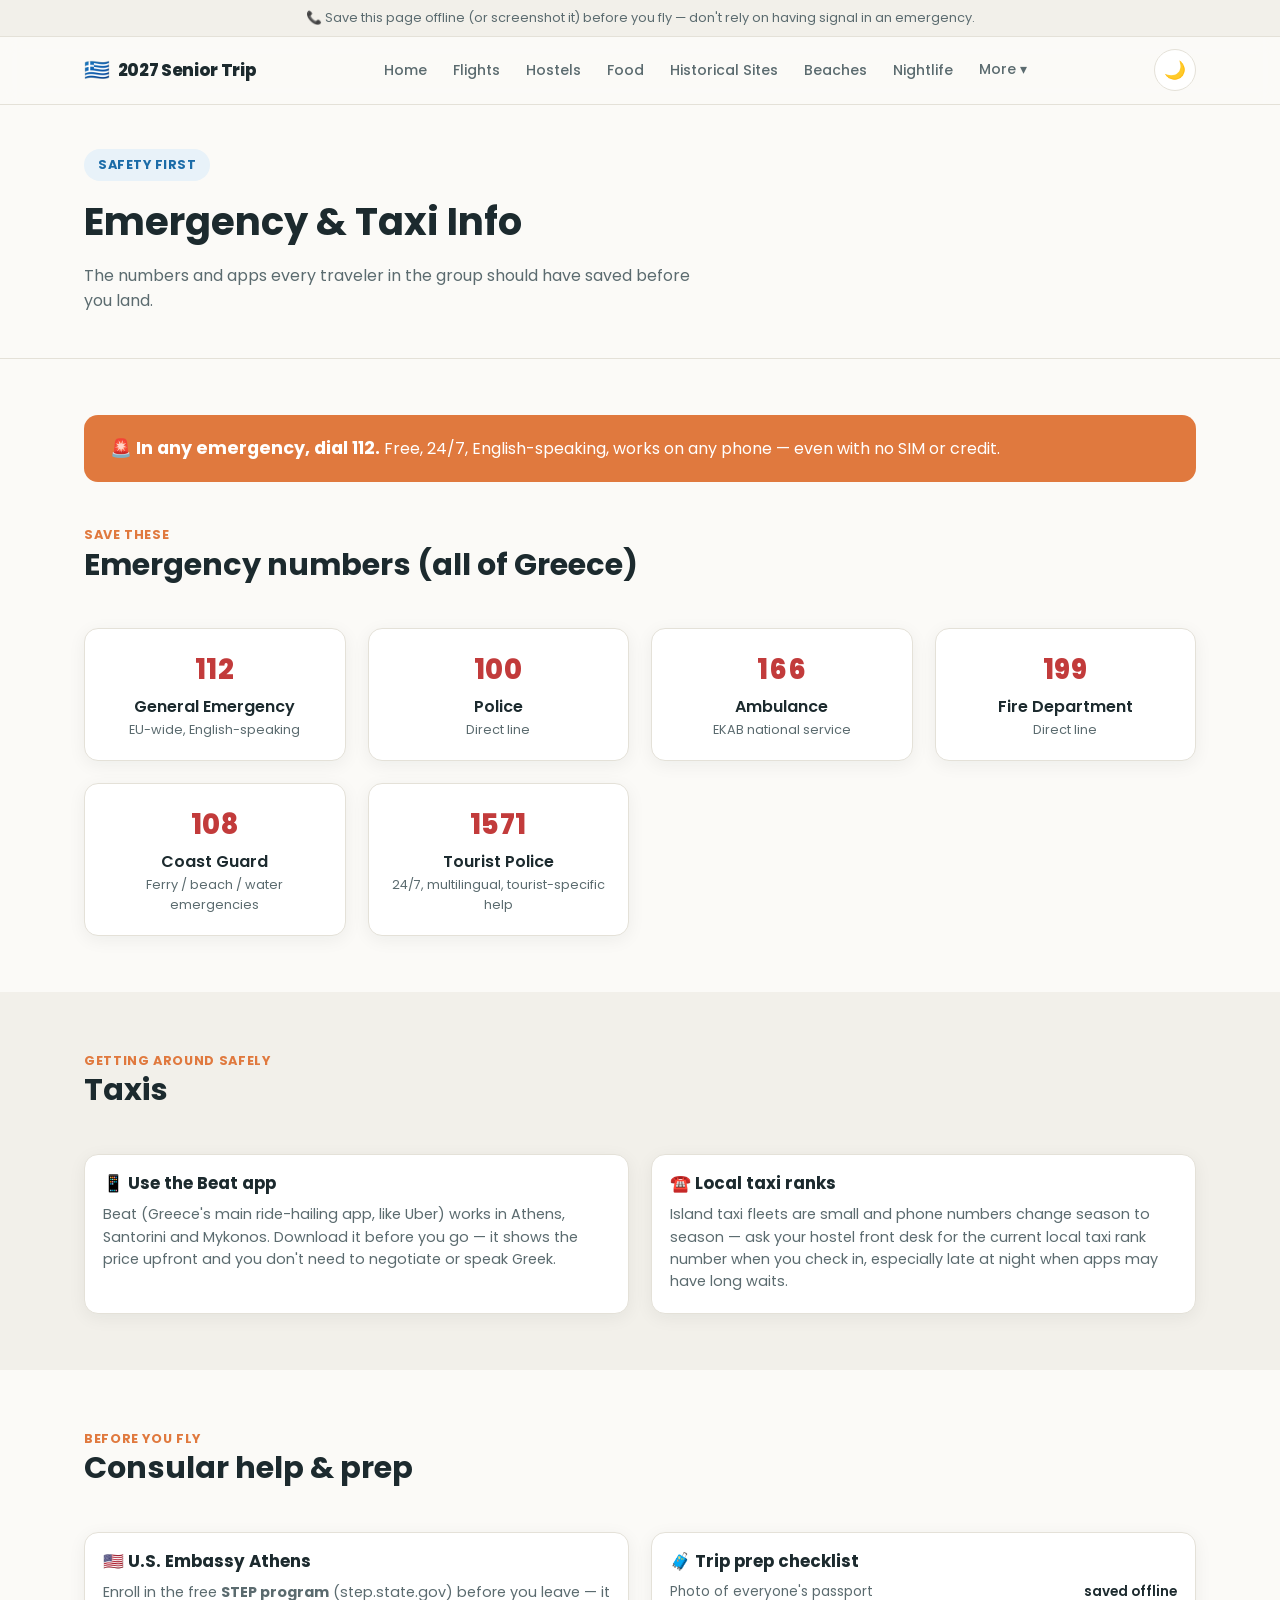
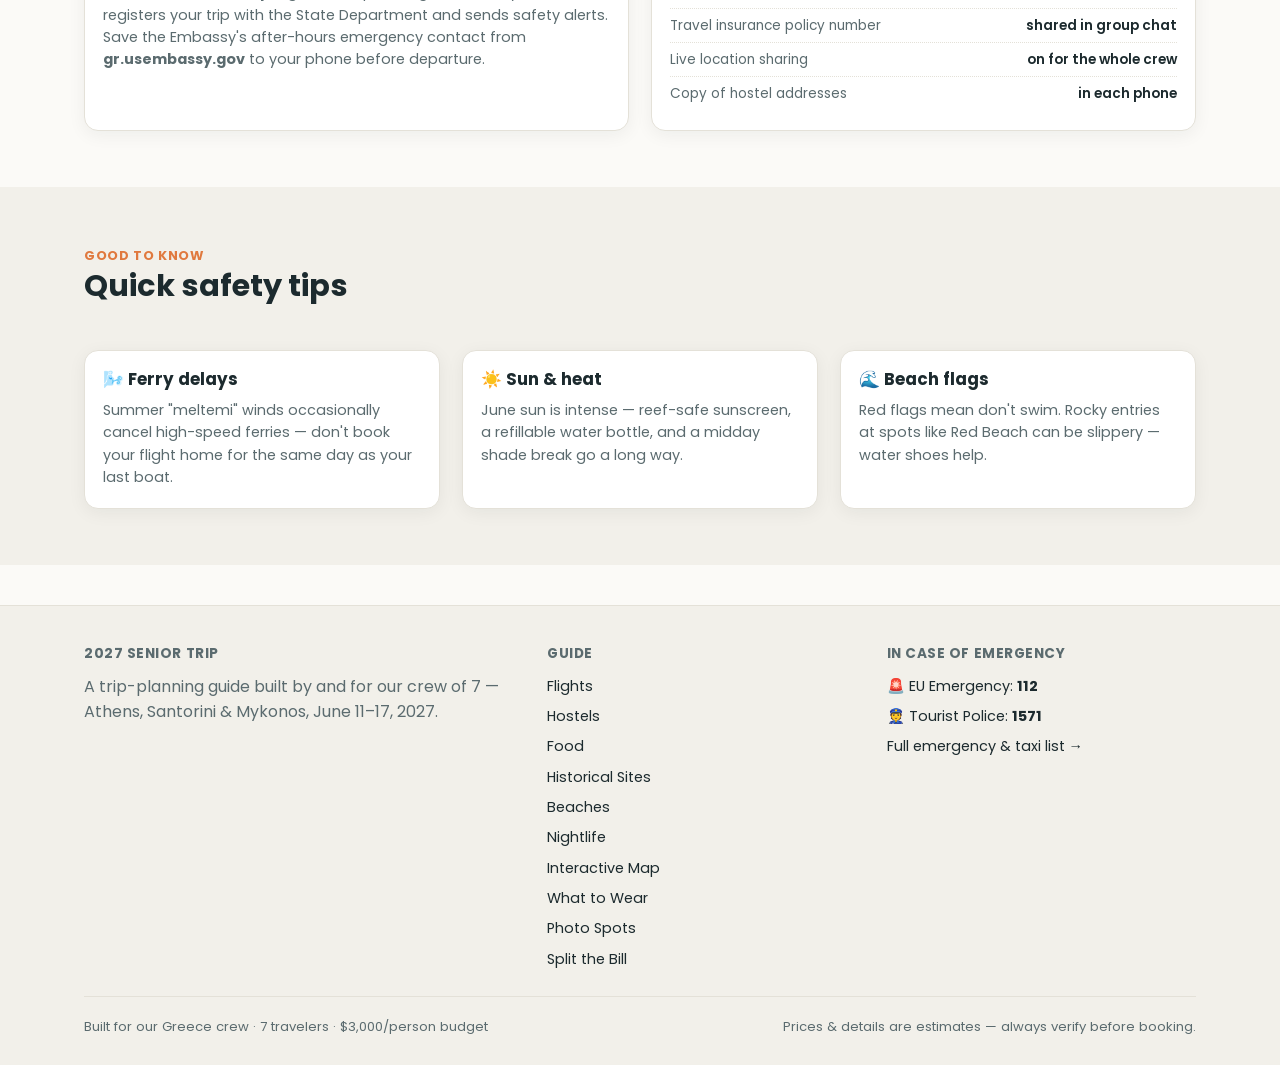
<file: emergency.html>
<!DOCTYPE html>
<html lang="en">
<head>
<meta charset="UTF-8">
<meta name="viewport" content="width=device-width, initial-scale=1.0">
<title>Emergency Info — 2027 Senior Trip</title>
<link rel="preconnect" href="https://fonts.googleapis.com">
<link href="https://fonts.googleapis.com/css2?family=Poppins:wght@400;500;600;700;800&display=swap" rel="stylesheet">
<link rel="stylesheet" href="css/style.css">
</head>
<body>

<div class="disclaimer-strip">📞 Save this page offline (or screenshot it) before you fly — don't rely on having signal in an emergency.</div>

<nav class="site-nav">
  <div class="nav-inner">
    <a href="index.html" class="brand"><span class="flag">🇬🇷</span> 2027 Senior Trip</a>
    <ul class="nav-links">
      <li><a href="index.html">Home</a></li>
      <li><a href="flights.html">Flights</a></li>
      <li><a href="hostels.html">Hostels</a></li>
      <li><a href="food.html">Food</a></li>
      <li><a href="historical-sites.html">Historical Sites</a></li>
      <li><a href="beaches.html">Beaches</a></li>
      <li><a href="nightlife.html">Nightlife</a></li>
      <li class="nav-dropdown">
        <button class="nav-drop-toggle" type="button">More ▾</button>
        <ul class="nav-drop-menu">
          <li><a href="map.html">📍 Interactive Map</a></li>
          <li><a href="outfits.html">👗 What to Wear</a></li>
          <li><a href="photo-spots.html">📸 Photo Spots</a></li>
          <li><a href="split-bill.html">💸 Split the Bill</a></li>
          <li><a href="emergency.html">🚨 Emergency Info</a></li>
        </ul>
      </li>
    </ul>
    <div class="nav-right">
      <button class="theme-toggle" aria-label="Toggle dark mode">🌙</button>
      <button class="nav-toggle" aria-label="Toggle menu">☰</button>
    </div>
  </div>
</nav>

<header class="page-header">
  <div class="container">
    <span class="eyebrow">Safety first</span>
    <h1>Emergency &amp; Taxi Info</h1>
    <p class="lede">The numbers and apps every traveler in the group should have saved before you land.</p>
  </div>
</header>

<section>
  <div class="container">
    <div class="emergency-banner">
      <div><strong>🚨 In any emergency, dial 112.</strong> Free, 24/7, English-speaking, works on any phone — even with no SIM or credit.</div>
    </div>

    <div class="section-head"><div><span class="section-tag">Save these</span><h2>Emergency numbers (all of Greece)</h2></div></div>
    <div class="grid grid-4">
      <div class="num-card"><div class="digits">112</div><div class="who">General Emergency</div><div class="sub">EU-wide, English-speaking</div></div>
      <div class="num-card"><div class="digits">100</div><div class="who">Police</div><div class="sub">Direct line</div></div>
      <div class="num-card"><div class="digits">166</div><div class="who">Ambulance</div><div class="sub">EKAB national service</div></div>
      <div class="num-card"><div class="digits">199</div><div class="who">Fire Department</div><div class="sub">Direct line</div></div>
      <div class="num-card"><div class="digits">108</div><div class="who">Coast Guard</div><div class="sub">Ferry / beach / water emergencies</div></div>
      <div class="num-card"><div class="digits">1571</div><div class="who">Tourist Police</div><div class="sub">24/7, multilingual, tourist-specific help</div></div>
    </div>
  </div>
</section>

<section class="alt-bg">
  <div class="container">
    <div class="section-head"><div><span class="section-tag">Getting around safely</span><h2>Taxis</h2></div></div>
    <div class="grid grid-2">
      <div class="card"><div class="card-body">
        <h3>📱 Use the Beat app</h3>
        <p class="card-desc">Beat (Greece's main ride-hailing app, like Uber) works in Athens, Santorini and Mykonos. Download it before you go — it shows the price upfront and you don't need to negotiate or speak Greek.</p>
      </div></div>
      <div class="card"><div class="card-body">
        <h3>☎️ Local taxi ranks</h3>
        <p class="card-desc">Island taxi fleets are small and phone numbers change season to season — ask your hostel front desk for the current local taxi rank number when you check in, especially late at night when apps may have long waits.</p>
      </div></div>
    </div>
  </div>
</section>

<section>
  <div class="container">
    <div class="section-head"><div><span class="section-tag">Before you fly</span><h2>Consular help &amp; prep</h2></div></div>
    <div class="grid grid-2">
      <div class="card"><div class="card-body">
        <h3>🇺🇸 U.S. Embassy Athens</h3>
        <p class="card-desc">Enroll in the free <b>STEP program</b> (step.state.gov) before you leave — it registers your trip with the State Department and sends safety alerts. Save the Embassy's after-hours emergency contact from <b>gr.usembassy.gov</b> to your phone before departure.</p>
      </div></div>
      <div class="card"><div class="card-body">
        <h3>🧳 Trip prep checklist</h3>
        <ul class="dist-list">
          <li>Photo of everyone's passport <b>saved offline</b></li>
          <li>Travel insurance policy number <b>shared in group chat</b></li>
          <li>Live location sharing <b>on for the whole crew</b></li>
          <li>Copy of hostel addresses <b>in each phone</b></li>
        </ul>
      </div></div>
    </div>
  </div>
</section>

<section class="alt-bg">
  <div class="container">
    <div class="section-head"><div><span class="section-tag">Good to know</span><h2>Quick safety tips</h2></div></div>
    <div class="grid grid-3">
      <div class="card"><div class="card-body"><h3>🌬️ Ferry delays</h3><p class="card-desc">Summer "meltemi" winds occasionally cancel high-speed ferries — don't book your flight home for the same day as your last boat.</p></div></div>
      <div class="card"><div class="card-body"><h3>☀️ Sun &amp; heat</h3><p class="card-desc">June sun is intense — reef-safe sunscreen, a refillable water bottle, and a midday shade break go a long way.</p></div></div>
      <div class="card"><div class="card-body"><h3>🌊 Beach flags</h3><p class="card-desc">Red flags mean don't swim. Rocky entries at spots like Red Beach can be slippery — water shoes help.</p></div></div>
    </div>
  </div>
</section>

<footer>
  <div class="container">
    <div class="footer-grid">
      <div>
        <h4>2027 Senior Trip</h4>
        <p>A trip-planning guide built by and for our crew of 7 — Athens, Santorini &amp; Mykonos, June 11–17, 2027.</p>
      </div>
      <div>
        <h4>Guide</h4>
        <ul>
          <li><a href="flights.html">Flights</a></li>
          <li><a href="hostels.html">Hostels</a></li>
          <li><a href="food.html">Food</a></li>
          <li><a href="historical-sites.html">Historical Sites</a></li>
          <li><a href="beaches.html">Beaches</a></li>
          <li><a href="nightlife.html">Nightlife</a></li>
          <li><a href="map.html">Interactive Map</a></li>
          <li><a href="outfits.html">What to Wear</a></li>
          <li><a href="photo-spots.html">Photo Spots</a></li>
          <li><a href="split-bill.html">Split the Bill</a></li>
        </ul>
      </div>
      <div>
        <h4>In Case of Emergency</h4>
        <ul>
          <li>🚨 EU Emergency: <b>112</b></li>
          <li>👮 Tourist Police: <b>1571</b></li>
          <li><a href="emergency.html">Full emergency &amp; taxi list →</a></li>
        </ul>
      </div>
    </div>
    <div class="footer-bottom">
      <span>Built for our Greece crew · 7 travelers · $3,000/person budget</span>
      <span>Prices &amp; details are estimates — always verify before booking.</span>
    </div>
  </div>
</footer>

<script src="js/main.js"></script>
</body>
</html>
</file>
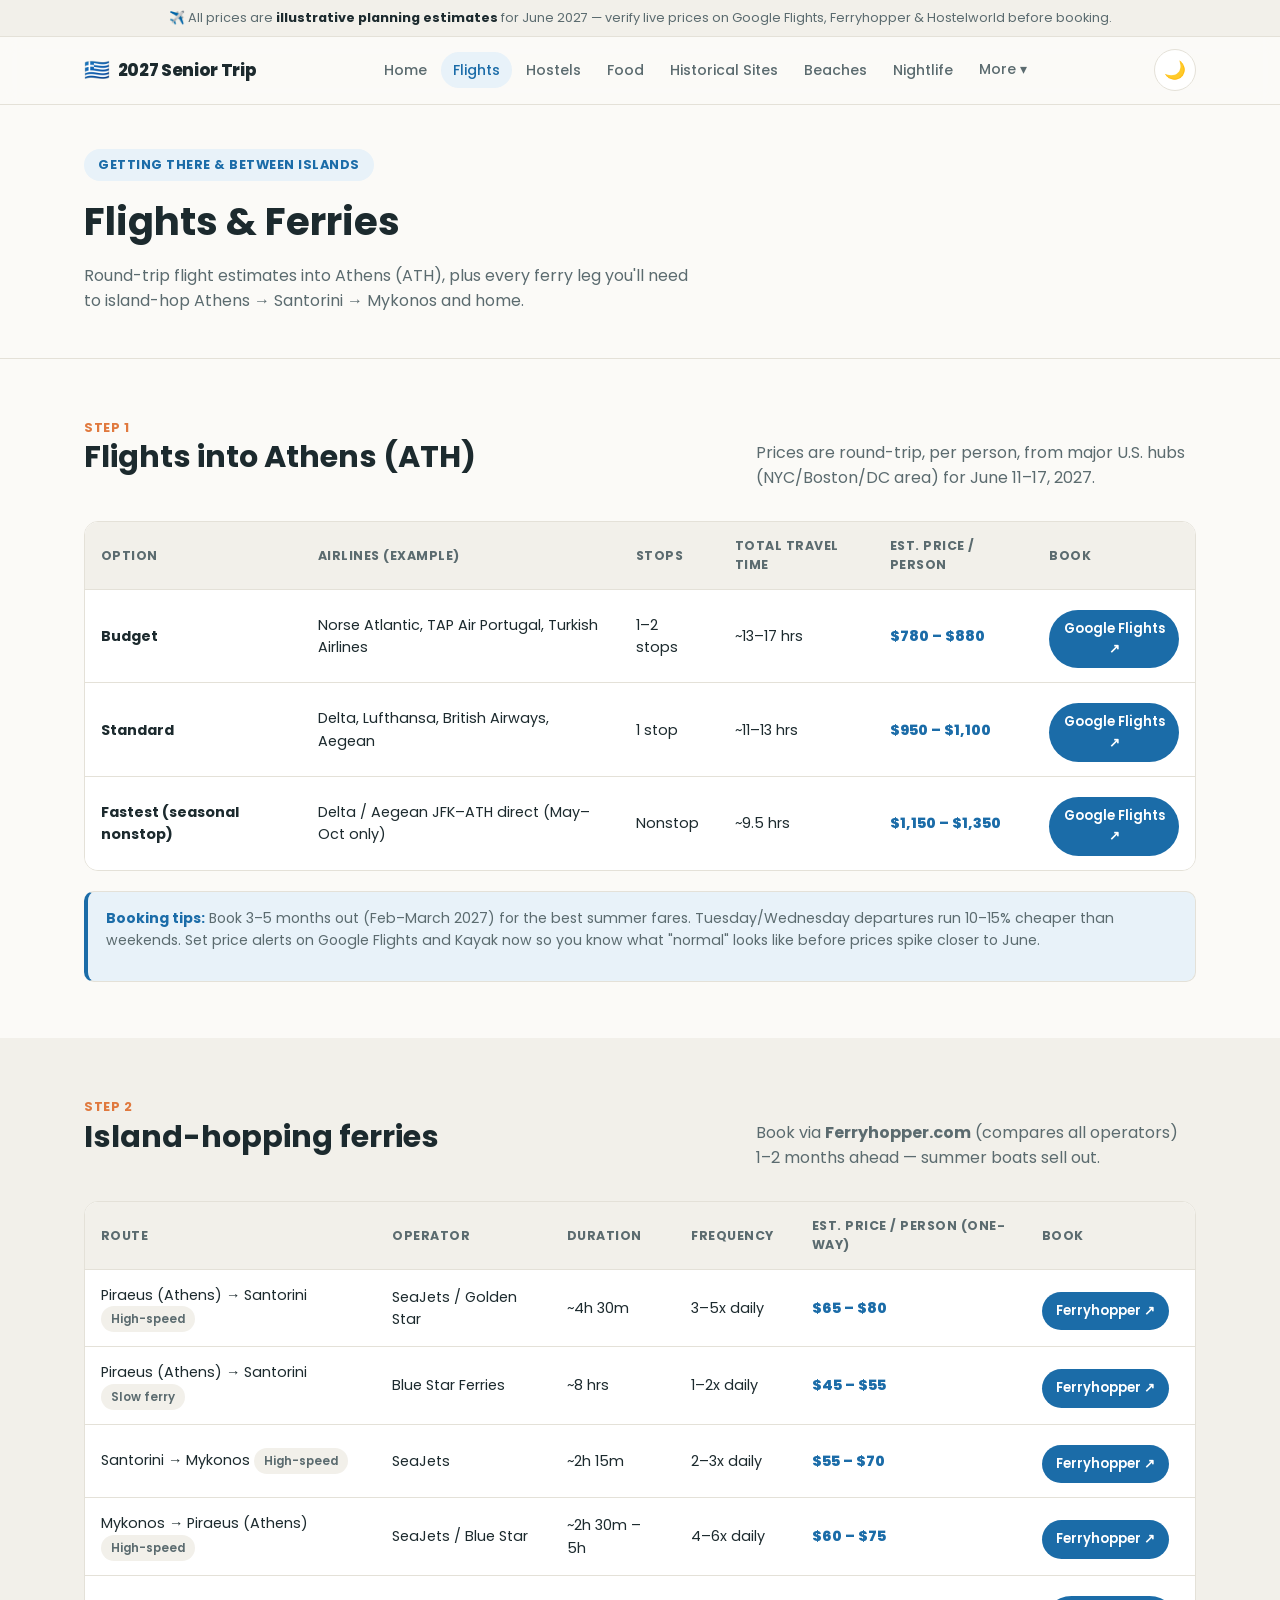
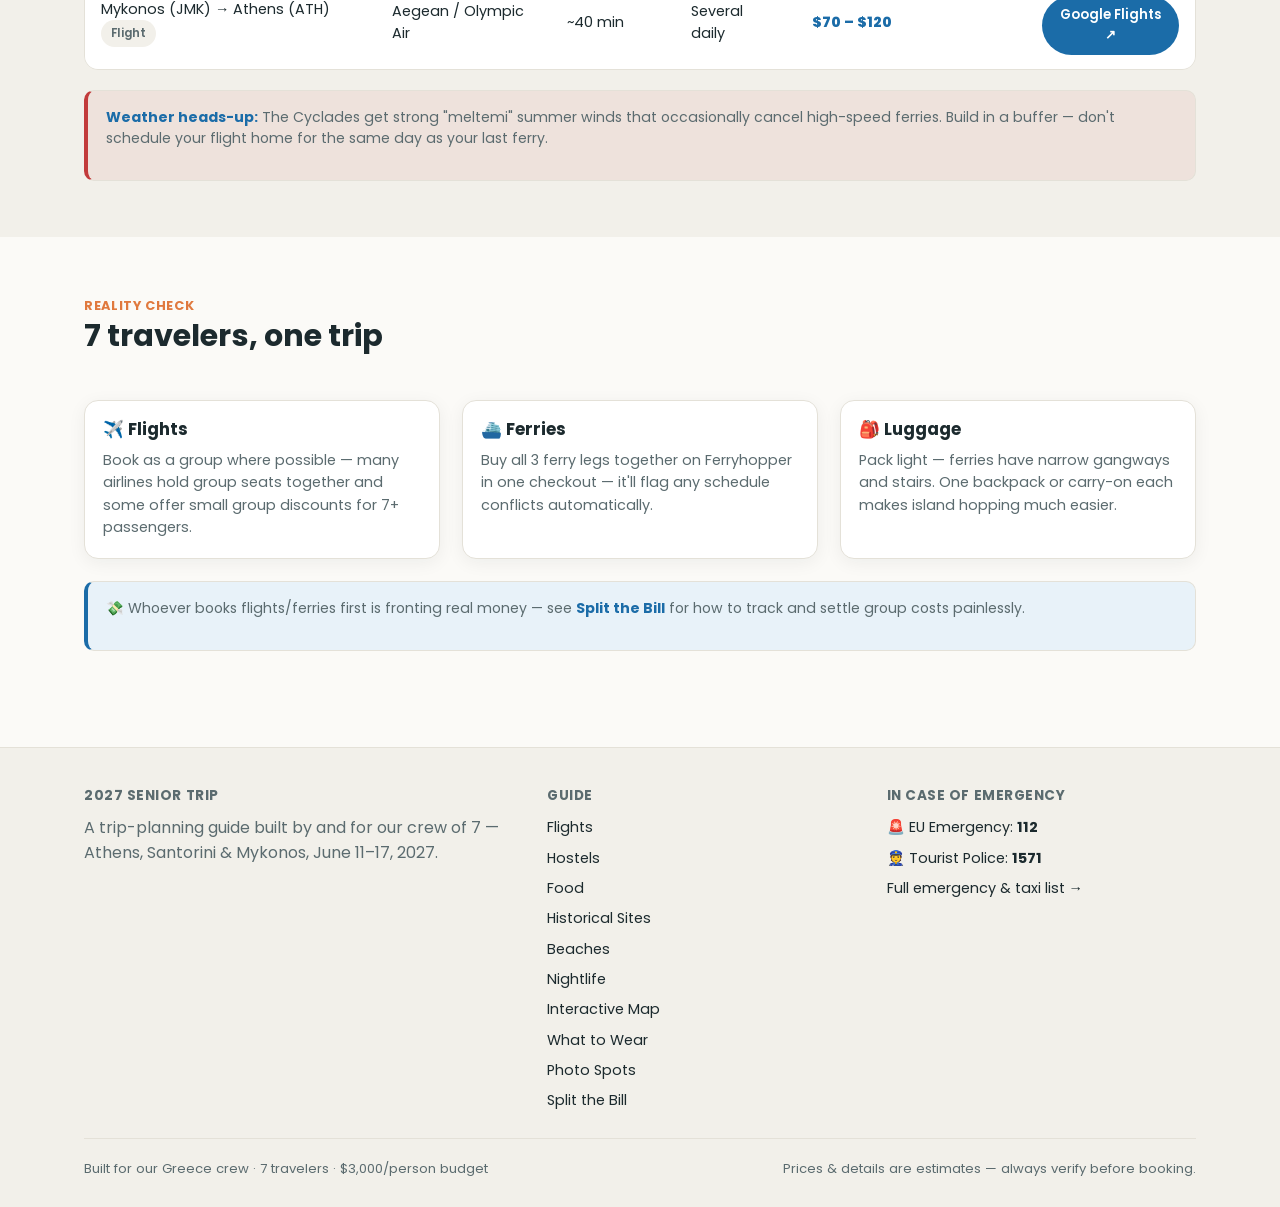
<file: flights.html>
<!DOCTYPE html>
<html lang="en">
<head>
<meta charset="UTF-8">
<meta name="viewport" content="width=device-width, initial-scale=1.0">
<title>Flights & Ferries — 2027 Senior Trip</title>
<link rel="preconnect" href="https://fonts.googleapis.com">
<link href="https://fonts.googleapis.com/css2?family=Poppins:wght@400;500;600;700;800&display=swap" rel="stylesheet">
<link rel="stylesheet" href="css/style.css">
</head>
<body>

<div class="disclaimer-strip">✈️ All prices are <b>illustrative planning estimates</b> for June 2027 — verify live prices on Google Flights, Ferryhopper &amp; Hostelworld before booking.</div>

<nav class="site-nav">
  <div class="nav-inner">
    <a href="index.html" class="brand"><span class="flag">🇬🇷</span> 2027 Senior Trip</a>
    <ul class="nav-links">
      <li><a href="index.html">Home</a></li>
      <li><a href="flights.html">Flights</a></li>
      <li><a href="hostels.html">Hostels</a></li>
      <li><a href="food.html">Food</a></li>
      <li><a href="historical-sites.html">Historical Sites</a></li>
      <li><a href="beaches.html">Beaches</a></li>
      <li><a href="nightlife.html">Nightlife</a></li>
      <li class="nav-dropdown">
        <button class="nav-drop-toggle" type="button">More ▾</button>
        <ul class="nav-drop-menu">
          <li><a href="map.html">📍 Interactive Map</a></li>
          <li><a href="outfits.html">👗 What to Wear</a></li>
          <li><a href="photo-spots.html">📸 Photo Spots</a></li>
          <li><a href="split-bill.html">💸 Split the Bill</a></li>
          <li><a href="emergency.html">🚨 Emergency Info</a></li>
        </ul>
      </li>
    </ul>
    <div class="nav-right">
      <button class="theme-toggle" aria-label="Toggle dark mode">🌙</button>
      <button class="nav-toggle" aria-label="Toggle menu">☰</button>
    </div>
  </div>
</nav>

<header class="page-header">
  <div class="container">
    <span class="eyebrow">Getting there &amp; between islands</span>
    <h1>Flights &amp; Ferries</h1>
    <p class="lede">Round-trip flight estimates into Athens (ATH), plus every ferry leg you'll need to island-hop Athens → Santorini → Mykonos and home.</p>
  </div>
</header>

<section>
  <div class="container">
    <div class="section-head">
      <div><span class="section-tag">Step 1</span><h2>Flights into Athens (ATH)</h2></div>
      <p style="max-width:44ch;margin:0;">Prices are round-trip, per person, from major U.S. hubs (NYC/Boston/DC area) for June 11–17, 2027.</p>
    </div>
    <div class="table-wrap">
      <table>
        <thead>
          <tr><th>Option</th><th>Airlines (example)</th><th>Stops</th><th>Total travel time</th><th>Est. price / person</th><th>Book</th></tr>
        </thead>
        <tbody>
          <tr>
            <td><b>Budget</b></td>
            <td>Norse Atlantic, TAP Air Portugal, Turkish Airlines</td>
            <td>1–2 stops</td>
            <td>~13–17 hrs</td>
            <td class="price">$780 – $880</td>
            <td><a class="card-link-btn btn-sm" href="https://www.google.com/travel/flights" target="_blank" rel="noopener">Google Flights ↗</a></td>
          </tr>
          <tr>
            <td><b>Standard</b></td>
            <td>Delta, Lufthansa, British Airways, Aegean</td>
            <td>1 stop</td>
            <td>~11–13 hrs</td>
            <td class="price">$950 – $1,100</td>
            <td><a class="card-link-btn btn-sm" href="https://www.google.com/travel/flights" target="_blank" rel="noopener">Google Flights ↗</a></td>
          </tr>
          <tr>
            <td><b>Fastest (seasonal nonstop)</b></td>
            <td>Delta / Aegean JFK–ATH direct (May–Oct only)</td>
            <td>Nonstop</td>
            <td>~9.5 hrs</td>
            <td class="price">$1,150 – $1,350</td>
            <td><a class="card-link-btn btn-sm" href="https://www.google.com/travel/flights" target="_blank" rel="noopener">Google Flights ↗</a></td>
          </tr>
        </tbody>
      </table>
    </div>
    <div class="info-callout" style="margin-top:20px;">
      <p class="mt-0"><b>Booking tips:</b> Book 3–5 months out (Feb–March 2027) for the best summer fares. Tuesday/Wednesday departures run 10–15% cheaper than weekends. Set price alerts on Google Flights and Kayak now so you know what "normal" looks like before prices spike closer to June.</p>
    </div>
  </div>
</section>

<section class="alt-bg">
  <div class="container">
    <div class="section-head">
      <div><span class="section-tag">Step 2</span><h2>Island-hopping ferries</h2></div>
      <p style="max-width:44ch;margin:0;">Book via <b>Ferryhopper.com</b> (compares all operators) 1–2 months ahead — summer boats sell out.</p>
    </div>
    <div class="table-wrap">
      <table>
        <thead>
          <tr><th>Route</th><th>Operator</th><th>Duration</th><th>Frequency</th><th>Est. price / person (one-way)</th><th>Book</th></tr>
        </thead>
        <tbody>
          <tr>
            <td>Piraeus (Athens) → Santorini <span class="chip dist">High-speed</span></td>
            <td>SeaJets / Golden Star</td>
            <td>~4h 30m</td>
            <td>3–5x daily</td>
            <td class="price">$65 – $80</td>
            <td><a class="card-link-btn btn-sm" href="https://www.ferryhopper.com/en" target="_blank" rel="noopener">Ferryhopper ↗</a></td>
          </tr>
          <tr>
            <td>Piraeus (Athens) → Santorini <span class="chip dist">Slow ferry</span></td>
            <td>Blue Star Ferries</td>
            <td>~8 hrs</td>
            <td>1–2x daily</td>
            <td class="price">$45 – $55</td>
            <td><a class="card-link-btn btn-sm" href="https://www.ferryhopper.com/en" target="_blank" rel="noopener">Ferryhopper ↗</a></td>
          </tr>
          <tr>
            <td>Santorini → Mykonos <span class="chip dist">High-speed</span></td>
            <td>SeaJets</td>
            <td>~2h 15m</td>
            <td>2–3x daily</td>
            <td class="price">$55 – $70</td>
            <td><a class="card-link-btn btn-sm" href="https://www.ferryhopper.com/en" target="_blank" rel="noopener">Ferryhopper ↗</a></td>
          </tr>
          <tr>
            <td>Mykonos → Piraeus (Athens) <span class="chip dist">High-speed</span></td>
            <td>SeaJets / Blue Star</td>
            <td>~2h 30m – 5h</td>
            <td>4–6x daily</td>
            <td class="price">$60 – $75</td>
            <td><a class="card-link-btn btn-sm" href="https://www.ferryhopper.com/en" target="_blank" rel="noopener">Ferryhopper ↗</a></td>
          </tr>
          <tr>
            <td>Mykonos (JMK) → Athens (ATH) <span class="chip dist">Flight</span></td>
            <td>Aegean / Olympic Air</td>
            <td>~40 min</td>
            <td>Several daily</td>
            <td class="price">$70 – $120</td>
            <td><a class="card-link-btn btn-sm" href="https://www.google.com/travel/flights" target="_blank" rel="noopener">Google Flights ↗</a></td>
          </tr>
        </tbody>
      </table>
    </div>
    <div class="info-callout warn-callout" style="margin-top:20px;">
      <p class="mt-0"><b>Weather heads-up:</b> The Cyclades get strong "meltemi" summer winds that occasionally cancel high-speed ferries. Build in a buffer — don't schedule your flight home for the same day as your last ferry.</p>
    </div>
  </div>
</section>

<section>
  <div class="container">
    <div class="section-head">
      <div><span class="section-tag">Reality check</span><h2>7 travelers, one trip</h2></div>
    </div>
    <div class="grid grid-3">
      <div class="card"><div class="card-body">
        <h3>✈️ Flights</h3>
        <p class="card-desc">Book as a group where possible — many airlines hold group seats together and some offer small group discounts for 7+ passengers.</p>
      </div></div>
      <div class="card"><div class="card-body">
        <h3>⛴️ Ferries</h3>
        <p class="card-desc">Buy all 3 ferry legs together on Ferryhopper in one checkout — it'll flag any schedule conflicts automatically.</p>
      </div></div>
      <div class="card"><div class="card-body">
        <h3>🎒 Luggage</h3>
        <p class="card-desc">Pack light — ferries have narrow gangways and stairs. One backpack or carry-on each makes island hopping much easier.</p>
      </div></div>
    </div>
    <div class="info-callout" style="margin-top:22px;">
      <p class="mt-0">💸 Whoever books flights/ferries first is fronting real money — see <a href="split-bill.html"><b>Split the Bill</b></a> for how to track and settle group costs painlessly.</p>
    </div>
  </div>
</section>

<footer>
  <div class="container">
    <div class="footer-grid">
      <div>
        <h4>2027 Senior Trip</h4>
        <p>A trip-planning guide built by and for our crew of 7 — Athens, Santorini &amp; Mykonos, June 11–17, 2027.</p>
      </div>
      <div>
        <h4>Guide</h4>
        <ul>
          <li><a href="flights.html">Flights</a></li>
          <li><a href="hostels.html">Hostels</a></li>
          <li><a href="food.html">Food</a></li>
          <li><a href="historical-sites.html">Historical Sites</a></li>
          <li><a href="beaches.html">Beaches</a></li>
          <li><a href="nightlife.html">Nightlife</a></li>
          <li><a href="map.html">Interactive Map</a></li>
          <li><a href="outfits.html">What to Wear</a></li>
          <li><a href="photo-spots.html">Photo Spots</a></li>
          <li><a href="split-bill.html">Split the Bill</a></li>
        </ul>
      </div>
      <div>
        <h4>In Case of Emergency</h4>
        <ul>
          <li>🚨 EU Emergency: <b>112</b></li>
          <li>👮 Tourist Police: <b>1571</b></li>
          <li><a href="emergency.html">Full emergency &amp; taxi list →</a></li>
        </ul>
      </div>
    </div>
    <div class="footer-bottom">
      <span>Built for our Greece crew · 7 travelers · $3,000/person budget</span>
      <span>Prices &amp; details are estimates — always verify before booking.</span>
    </div>
  </div>
</footer>

<script src="js/main.js"></script>
</body>
</html>
</file>
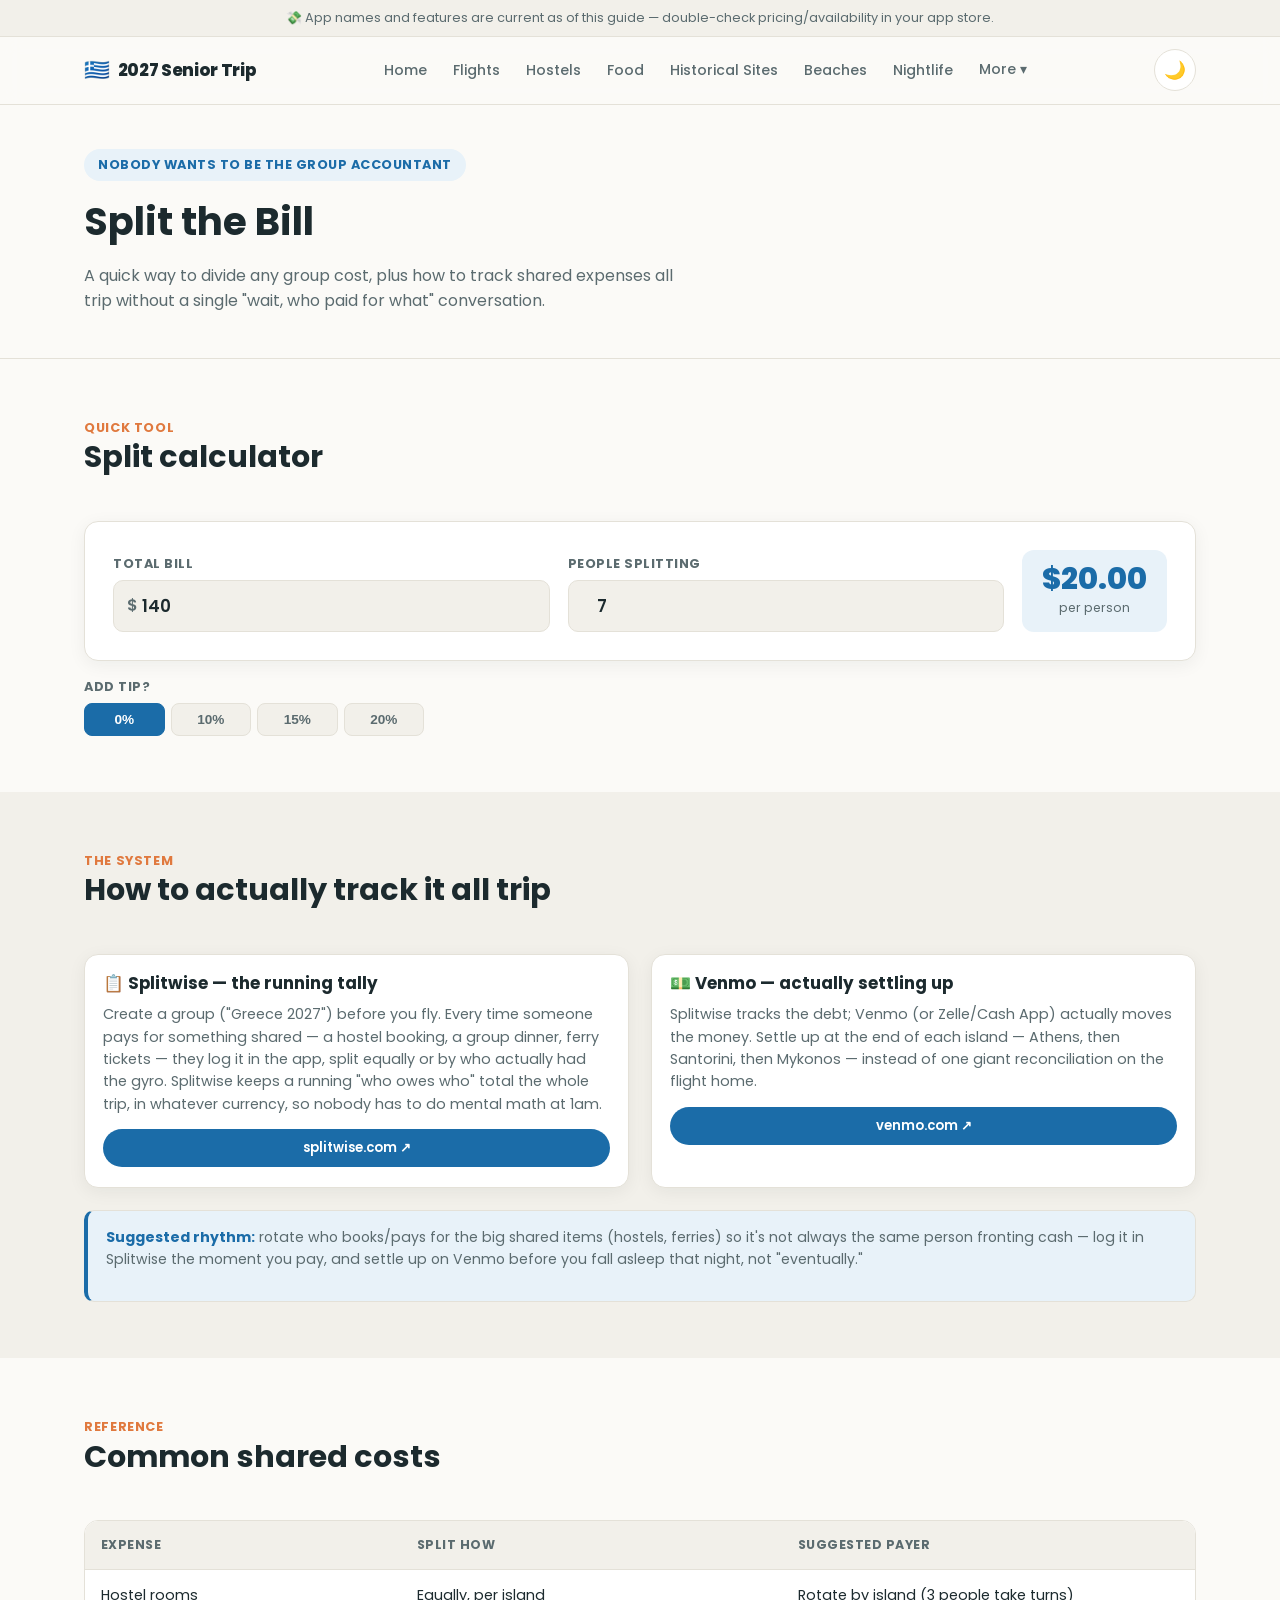
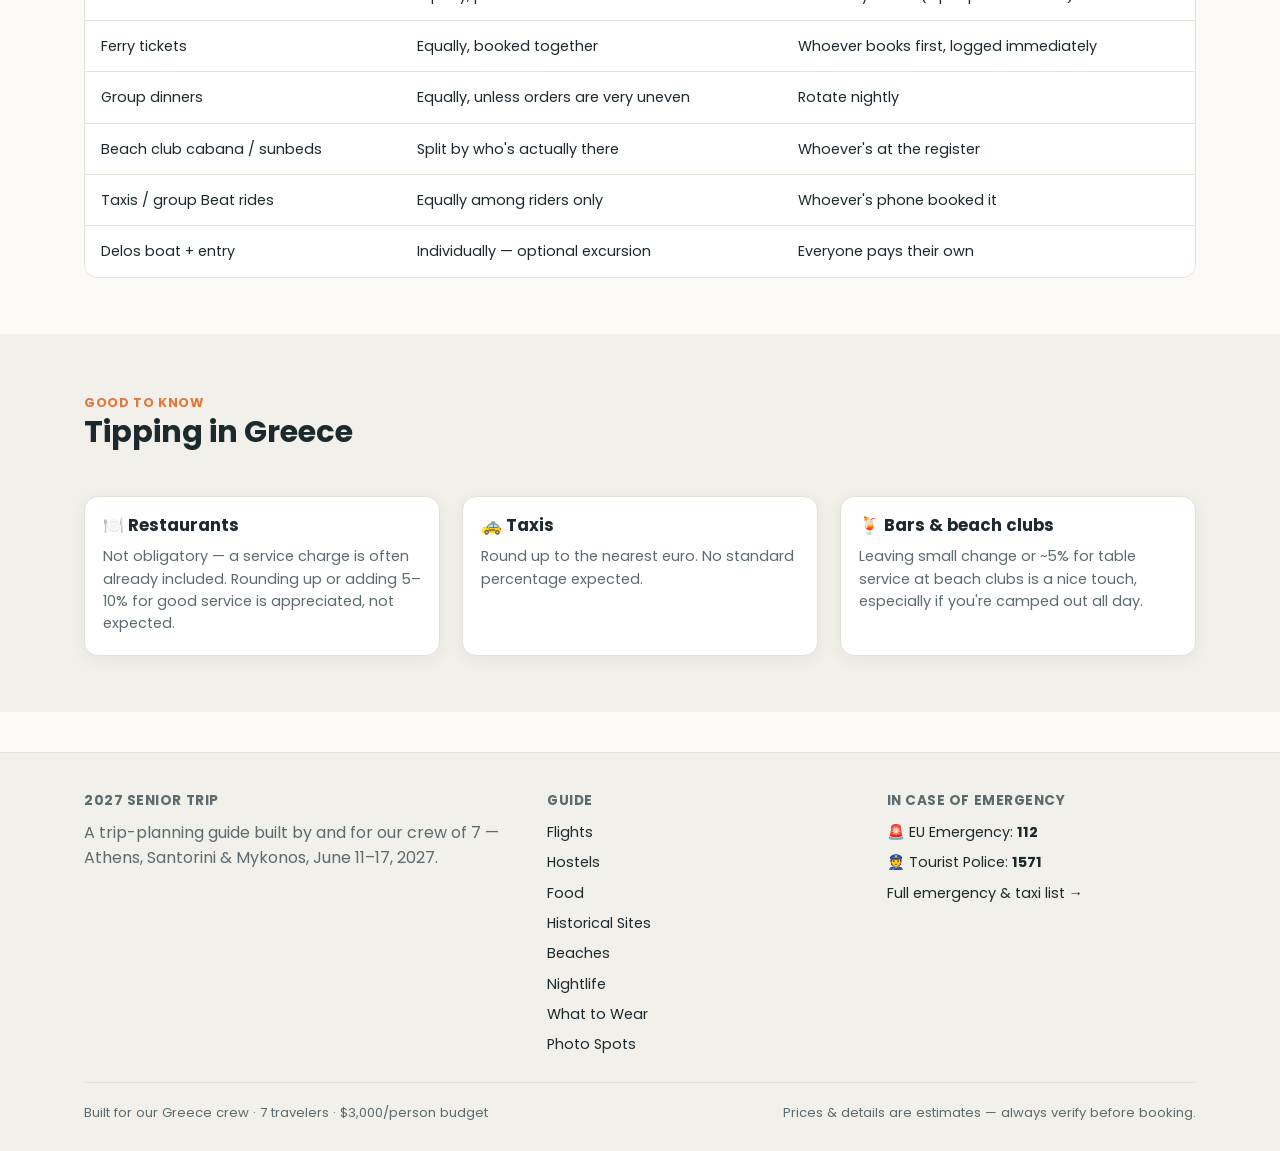
<file: split-bill.html>
<!DOCTYPE html>
<html lang="en">
<head>
<meta charset="UTF-8">
<meta name="viewport" content="width=device-width, initial-scale=1.0">
<title>Split the Bill — 2027 Senior Trip</title>
<meta name="description" content="Splitwise and Venmo tips for tracking group expenses, plus a live bill-split calculator for 7 travelers.">
<link rel="preconnect" href="https://fonts.googleapis.com">
<link href="https://fonts.googleapis.com/css2?family=Poppins:wght@400;500;600;700;800&display=swap" rel="stylesheet">
<link rel="stylesheet" href="css/style.css">
</head>
<body>

<div class="disclaimer-strip">💸 App names and features are current as of this guide — double-check pricing/availability in your app store.</div>

<nav class="site-nav">
  <div class="nav-inner">
    <a href="index.html" class="brand"><span class="flag">🇬🇷</span> 2027 Senior Trip</a>
    <ul class="nav-links">
      <li><a href="index.html">Home</a></li>
      <li><a href="flights.html">Flights</a></li>
      <li><a href="hostels.html">Hostels</a></li>
      <li><a href="food.html">Food</a></li>
      <li><a href="historical-sites.html">Historical Sites</a></li>
      <li><a href="beaches.html">Beaches</a></li>
      <li><a href="nightlife.html">Nightlife</a></li>
      <li class="nav-dropdown">
        <button class="nav-drop-toggle" type="button">More ▾</button>
        <ul class="nav-drop-menu">
          <li><a href="map.html">📍 Interactive Map</a></li>
          <li><a href="outfits.html">👗 What to Wear</a></li>
          <li><a href="photo-spots.html">📸 Photo Spots</a></li>
          <li><a href="split-bill.html">💸 Split the Bill</a></li>
          <li><a href="emergency.html">🚨 Emergency Info</a></li>
        </ul>
      </li>
    </ul>
    <div class="nav-right">
      <button class="theme-toggle" aria-label="Toggle dark mode">🌙</button>
      <button class="nav-toggle" aria-label="Toggle menu">☰</button>
    </div>
  </div>
</nav>

<header class="page-header">
  <div class="container">
    <span class="eyebrow">Nobody wants to be the group accountant</span>
    <h1>Split the Bill</h1>
    <p class="lede">A quick way to divide any group cost, plus how to track shared expenses all trip without a single "wait, who paid for what" conversation.</p>
  </div>
</header>

<section>
  <div class="container">
    <div class="section-head"><div><span class="section-tag">Quick tool</span><h2>Split calculator</h2></div></div>
    <div class="split-calc">
      <div class="split-field">
        <label for="bill-amount">Total bill</label>
        <div class="input-wrap"><span>$</span><input type="number" id="bill-amount" placeholder="0.00" min="0" step="0.01" value="140"></div>
      </div>
      <div class="split-field">
        <label for="bill-people">People splitting</label>
        <input type="number" id="bill-people" min="1" step="1" value="7">
      </div>
      <div class="split-result">
        <div class="num" id="split-output">$20.00</div>
        <div class="label">per person</div>
      </div>
    </div>
    <div style="max-width:340px;margin-top:16px;">
      <label style="display:block;font-size:.8rem;font-weight:700;color:var(--text-muted);margin-bottom:6px;text-transform:uppercase;letter-spacing:.04em;">Add tip?</label>
      <div class="tip-toggle">
        <button type="button" class="tip-btn active" data-tip="0">0%</button>
        <button type="button" class="tip-btn" data-tip="10">10%</button>
        <button type="button" class="tip-btn" data-tip="15">15%</button>
        <button type="button" class="tip-btn" data-tip="20">20%</button>
      </div>
    </div>
  </div>
</section>

<section class="alt-bg">
  <div class="container">
    <div class="section-head"><div><span class="section-tag">The system</span><h2>How to actually track it all trip</h2></div></div>
    <div class="grid grid-2">
      <div class="card"><div class="card-body">
        <h3>📋 Splitwise — the running tally</h3>
        <p class="card-desc">Create a group ("Greece 2027") before you fly. Every time someone pays for something shared — a hostel booking, a group dinner, ferry tickets — they log it in the app, split equally or by who actually had the gyro. Splitwise keeps a running "who owes who" total the whole trip, in whatever currency, so nobody has to do mental math at 1am.</p>
        <a class="card-link-btn" href="https://www.splitwise.com/" target="_blank" rel="noopener">splitwise.com ↗</a>
      </div></div>
      <div class="card"><div class="card-body">
        <h3>💵 Venmo — actually settling up</h3>
        <p class="card-desc">Splitwise tracks the debt; Venmo (or Zelle/Cash App) actually moves the money. Settle up at the end of each island — Athens, then Santorini, then Mykonos — instead of one giant reconciliation on the flight home.</p>
        <a class="card-link-btn" href="https://venmo.com/" target="_blank" rel="noopener">venmo.com ↗</a>
      </div></div>
    </div>
    <div class="info-callout" style="margin-top:22px;">
      <p class="mt-0"><b>Suggested rhythm:</b> rotate who books/pays for the big shared items (hostels, ferries) so it's not always the same person fronting cash — log it in Splitwise the moment you pay, and settle up on Venmo before you fall asleep that night, not "eventually."</p>
    </div>
  </div>
</section>

<section>
  <div class="container">
    <div class="section-head"><div><span class="section-tag">Reference</span><h2>Common shared costs</h2></div></div>
    <div class="table-wrap">
      <table>
        <thead>
          <tr><th>Expense</th><th>Split how</th><th>Suggested payer</th></tr>
        </thead>
        <tbody>
          <tr><td>Hostel rooms</td><td>Equally, per island</td><td>Rotate by island (3 people take turns)</td></tr>
          <tr><td>Ferry tickets</td><td>Equally, booked together</td><td>Whoever books first, logged immediately</td></tr>
          <tr><td>Group dinners</td><td>Equally, unless orders are very uneven</td><td>Rotate nightly</td></tr>
          <tr><td>Beach club cabana / sunbeds</td><td>Split by who's actually there</td><td>Whoever's at the register</td></tr>
          <tr><td>Taxis / group Beat rides</td><td>Equally among riders only</td><td>Whoever's phone booked it</td></tr>
          <tr><td>Delos boat + entry</td><td>Individually — optional excursion</td><td>Everyone pays their own</td></tr>
        </tbody>
      </table>
    </div>
  </div>
</section>

<section class="alt-bg">
  <div class="container">
    <div class="section-head"><div><span class="section-tag">Good to know</span><h2>Tipping in Greece</h2></div></div>
    <div class="grid grid-3">
      <div class="card"><div class="card-body"><h3>🍽️ Restaurants</h3><p class="card-desc">Not obligatory — a service charge is often already included. Rounding up or adding 5–10% for good service is appreciated, not expected.</p></div></div>
      <div class="card"><div class="card-body"><h3>🚕 Taxis</h3><p class="card-desc">Round up to the nearest euro. No standard percentage expected.</p></div></div>
      <div class="card"><div class="card-body"><h3>🍹 Bars &amp; beach clubs</h3><p class="card-desc">Leaving small change or ~5% for table service at beach clubs is a nice touch, especially if you're camped out all day.</p></div></div>
    </div>
  </div>
</section>

<footer>
  <div class="container">
    <div class="footer-grid">
      <div>
        <h4>2027 Senior Trip</h4>
        <p>A trip-planning guide built by and for our crew of 7 — Athens, Santorini &amp; Mykonos, June 11–17, 2027.</p>
      </div>
      <div>
        <h4>Guide</h4>
        <ul>
          <li><a href="flights.html">Flights</a></li>
          <li><a href="hostels.html">Hostels</a></li>
          <li><a href="food.html">Food</a></li>
          <li><a href="historical-sites.html">Historical Sites</a></li>
          <li><a href="beaches.html">Beaches</a></li>
          <li><a href="nightlife.html">Nightlife</a></li>
          <li><a href="outfits.html">What to Wear</a></li>
          <li><a href="photo-spots.html">Photo Spots</a></li>
        </ul>
      </div>
      <div>
        <h4>In Case of Emergency</h4>
        <ul>
          <li>🚨 EU Emergency: <b>112</b></li>
          <li>👮 Tourist Police: <b>1571</b></li>
          <li><a href="emergency.html">Full emergency &amp; taxi list →</a></li>
        </ul>
      </div>
    </div>
    <div class="footer-bottom">
      <span>Built for our Greece crew · 7 travelers · $3,000/person budget</span>
      <span>Prices &amp; details are estimates — always verify before booking.</span>
    </div>
  </div>
</footer>

<script src="js/main.js"></script>
<script>
(function () {
  var amountEl = document.getElementById('bill-amount');
  var peopleEl = document.getElementById('bill-people');
  var outputEl = document.getElementById('split-output');
  var tipBtns = document.querySelectorAll('.tip-btn');
  var tipPct = 0;

  function recalc() {
    var amount = parseFloat(amountEl.value) || 0;
    var people = parseInt(peopleEl.value, 10) || 1;
    var total = amount * (1 + tipPct / 100);
    var perPerson = total / Math.max(people, 1);
    outputEl.textContent = '$' + perPerson.toFixed(2);
  }

  amountEl.addEventListener('input', recalc);
  peopleEl.addEventListener('input', recalc);
  tipBtns.forEach(function (btn) {
    btn.addEventListener('click', function () {
      tipBtns.forEach(function (b) { b.classList.remove('active'); });
      btn.classList.add('active');
      tipPct = parseFloat(btn.dataset.tip);
      recalc();
    });
  });

  recalc();
})();
</script>
</body>
</html>
</file>
<file: css/style.css>
/* ===== 2027 Senior Trip — Design System ===== */

:root {
  --bg: #fbfaf7;
  --bg-alt: #f2f0ea;
  --card-bg: #ffffff;
  --text: #1c2a2e;
  --text-muted: #5b6b6f;
  --border: #e4e1d8;
  --accent: #1b6ca8;      /* aegean blue */
  --accent-2: #e0793e;    /* sunset terracotta */
  --accent-soft: #e8f2f9;
  --shadow: 0 4px 18px rgba(20, 30, 40, 0.06);
  --shadow-hover: 0 10px 28px rgba(20, 30, 40, 0.12);
  --radius: 14px;
  --nav-h: 68px;
  --max-w: 1160px;
  --success: #2e7d5b;
  --danger: #c23b3b;
}

[data-theme="dark"] {
  --bg: #12181c;
  --bg-alt: #1a2226;
  --card-bg: #1c262b;
  --text: #eef1f2;
  --text-muted: #9aabb0;
  --border: #2a353a;
  --accent: #5aa9dd;
  --accent-2: #f0975a;
  --accent-soft: #1f3140;
  --shadow: 0 4px 18px rgba(0, 0, 0, 0.35);
  --shadow-hover: 0 10px 30px rgba(0, 0, 0, 0.5);
}

* { box-sizing: border-box; }
html { scroll-behavior: smooth; }

body {
  margin: 0;
  font-family: 'Poppins', -apple-system, BlinkMacSystemFont, 'Segoe UI', Roboto, sans-serif;
  background: var(--bg);
  color: var(--text);
  transition: background .25s ease, color .25s ease;
  line-height: 1.55;
}

img { max-width: 100%; display: block; object-fit: cover; }
a { color: inherit; text-decoration: none; }
h1, h2, h3, h4 { font-weight: 700; line-height: 1.2; margin: 0 0 .5em; }
p { margin: 0 0 1em; color: var(--text-muted); }
.container { max-width: var(--max-w); margin: 0 auto; padding: 0 24px; }

/* ===== Nav ===== */
.site-nav {
  position: sticky; top: 0; z-index: 100;
  height: var(--nav-h);
  display: flex; align-items: center;
  background: color-mix(in srgb, var(--bg) 88%, transparent);
  backdrop-filter: blur(10px);
  border-bottom: 1px solid var(--border);
}
.nav-inner {
  width: 100%; max-width: var(--max-w); margin: 0 auto; padding: 0 24px;
  display: flex; align-items: center; justify-content: space-between;
}
.brand {
  display: flex; align-items: center; gap: 8px; flex-shrink: 0;
  font-weight: 800; font-size: 1.05rem; letter-spacing: -.02em; white-space: nowrap;
}
.brand .flag { font-size: 1.3rem; }
.nav-links {
  display: flex; align-items: center; gap: 2px; list-style: none; margin: 0; padding: 0;
}
.nav-links li { margin: 0; }
.nav-links a {
  padding: 8px 12px; border-radius: 999px; font-size: .88rem; font-weight: 500;
  color: var(--text-muted); transition: background .2s, color .2s;
  white-space: nowrap;
}
@media (max-width: 1080px) and (min-width: 881px) {
  .nav-links a { padding: 8px 9px; font-size: .8rem; }
}
.nav-links a:hover, .nav-links a.active {
  background: var(--accent-soft); color: var(--accent);
}
.nav-right { display: flex; align-items: center; gap: 10px; }

.theme-toggle {
  width: 42px; height: 42px; border-radius: 50%;
  border: 1px solid var(--border); background: var(--card-bg);
  display: flex; align-items: center; justify-content: center;
  cursor: pointer; font-size: 1.1rem; transition: transform .15s, box-shadow .2s;
}
.theme-toggle:hover { box-shadow: var(--shadow); transform: translateY(-1px); }

.nav-toggle {
  display: none; width: 42px; height: 42px; border-radius: 10px;
  border: 1px solid var(--border); background: var(--card-bg); cursor: pointer;
  font-size: 1.2rem;
}

@media (max-width: 880px) {
  .nav-links {
    position: fixed; top: var(--nav-h); left: 0; right: 0;
    flex-direction: column; align-items: stretch; gap: 4px;
    background: var(--bg); border-bottom: 1px solid var(--border);
    padding: 10px 16px 16px; transform: translateY(-130%); opacity: 0;
    transition: transform .25s ease, opacity .25s ease; pointer-events: none;
    max-height: calc(100vh - var(--nav-h)); overflow-y: auto;
  }
  .nav-links.open { transform: translateY(0); opacity: 1; pointer-events: auto; }
  .nav-links a, .nav-drop-toggle { display: block; padding: 12px 14px; }
  .nav-toggle { display: block; }
}

/* Nav "More" dropdown */
.nav-dropdown { position: relative; }
.nav-drop-toggle {
  background: none; border: none; cursor: pointer; font: inherit;
  padding: 8px 12px; border-radius: 999px; font-size: .88rem; font-weight: 500;
  color: var(--text-muted); display: inline-flex; align-items: center; gap: 4px;
  transition: background .2s, color .2s;
}
.nav-drop-toggle:hover, .nav-dropdown.open .nav-drop-toggle { background: var(--accent-soft); color: var(--accent); }
.nav-drop-menu {
  list-style: none; margin: 0; padding: 8px; display: none; flex-direction: column; gap: 2px;
  position: absolute; top: calc(100% + 8px); right: 0; min-width: 210px;
  background: var(--card-bg); border: 1px solid var(--border); border-radius: 12px;
  box-shadow: var(--shadow-hover); z-index: 200;
}
.nav-dropdown.open .nav-drop-menu { display: flex; }
.nav-drop-menu li { margin: 0; }
.nav-drop-menu a {
  display: block; padding: 9px 12px; border-radius: 8px; font-size: .88rem; font-weight: 500;
  color: var(--text); white-space: nowrap;
}
.nav-drop-menu a:hover { background: var(--accent-soft); color: var(--accent); }
@media (max-width: 880px) {
  .nav-drop-menu {
    display: flex; position: static; box-shadow: none; border: none; background: none;
    padding: 0 0 0 10px; min-width: 0;
  }
  .nav-drop-toggle { pointer-events: none; color: var(--text); font-weight: 700; opacity: .7; }
}

/* ===== Hero ===== */
.hero {
  position: relative; padding: 64px 0 56px; overflow: hidden;
}
.hero-grid {
  display: grid; grid-template-columns: 1.1fr .9fr; gap: 40px; align-items: center;
}
.hero-grid > * { min-width: 0; }
@media (max-width: 760px) {
  .hero-grid { grid-template-columns: 1fr; }
  .hero-media { order: -1; }
}
.eyebrow {
  display: inline-flex; align-items: center; gap: 8px;
  background: var(--accent-soft); color: var(--accent);
  font-size: .8rem; font-weight: 700; letter-spacing: .04em; text-transform: uppercase;
  padding: 6px 14px; border-radius: 999px; margin-bottom: 18px;
}
.hero h1 { font-size: clamp(2.1rem, 4.2vw, 3.2rem); margin-bottom: .35em; }
.hero .lede { font-size: 1.08rem; max-width: 46ch; }
.hero-stats { display: flex; gap: 28px; margin-top: 28px; flex-wrap: wrap; }
.hero-stat .num { font-size: 1.5rem; font-weight: 800; color: var(--accent); }
.hero-stat .label { font-size: .82rem; color: var(--text-muted); }
.hero-media {
  border-radius: 20px; overflow: hidden; box-shadow: var(--shadow-hover);
  aspect-ratio: 4/3;
}
.hero-media img { width: 100%; height: 100%; }

/* Page header for inner pages */
.page-header { padding: 44px 0 28px; border-bottom: 1px solid var(--border); }
.page-header h1 { font-size: clamp(1.8rem, 3vw, 2.4rem); }
.page-header .lede { max-width: 62ch; }

/* ===== Buttons ===== */
.btn {
  display: inline-flex; align-items: center; gap: 8px;
  padding: 12px 22px; border-radius: 999px; font-weight: 600; font-size: .95rem;
  border: 1px solid transparent; cursor: pointer; transition: transform .15s, box-shadow .2s, background .2s;
}
.btn-primary { background: var(--accent); color: #fff; }
.btn-primary:hover { transform: translateY(-2px); box-shadow: var(--shadow-hover); }
.btn-ghost { background: var(--card-bg); border-color: var(--border); color: var(--text); }
.btn-ghost:hover { border-color: var(--accent); color: var(--accent); }
.btn-sm { padding: 8px 16px; font-size: .82rem; }

/* ===== Sections ===== */
section { padding: 56px 0; }
.section-head { display: flex; align-items: flex-end; justify-content: space-between; gap: 20px; margin-bottom: 30px; flex-wrap: wrap; }
.section-head h2 { font-size: clamp(1.4rem, 2.4vw, 1.9rem); }
.section-tag { color: var(--accent-2); font-weight: 700; font-size: .8rem; text-transform: uppercase; letter-spacing: .05em; }

.alt-bg { background: var(--bg-alt); }

/* Island quick nav tabs */
.island-tabs {
  display: flex; gap: 10px; flex-wrap: wrap; margin-bottom: 34px;
}
.island-tabs a {
  padding: 9px 18px; border-radius: 999px; border: 1px solid var(--border);
  background: var(--card-bg); font-weight: 600; font-size: .9rem;
}
.island-tabs a:hover { border-color: var(--accent); color: var(--accent); }

.island-block { margin-bottom: 60px; scroll-margin-top: calc(var(--nav-h) + 16px); }
.island-block-head { display: flex; align-items: center; gap: 14px; margin-bottom: 18px; }
.island-block-head h2 { margin: 0; }
.island-flag { font-size: 1.4rem; }

/* ===== Cards / Grid ===== */
.grid { display: grid; gap: 22px; }
.grid-3 { grid-template-columns: repeat(3, 1fr); }
.grid-2 { grid-template-columns: repeat(2, 1fr); }
.grid-4 { grid-template-columns: repeat(4, 1fr); }
@media (max-width: 960px) { .grid-3, .grid-4 { grid-template-columns: repeat(2, 1fr); } }
@media (max-width: 620px) { .grid-3, .grid-4, .grid-2 { grid-template-columns: 1fr; } }

.card {
  background: var(--card-bg); border: 1px solid var(--border); border-radius: var(--radius);
  overflow: hidden; box-shadow: var(--shadow); transition: transform .2s, box-shadow .2s;
  display: flex; flex-direction: column;
}
.card:hover { transform: translateY(-4px); box-shadow: var(--shadow-hover); }
.card-img { aspect-ratio: 4/3; overflow: hidden; position: relative; }
.card-img img { width: 100%; height: 100%; transition: transform .4s ease; }
.card:hover .card-img img { transform: scale(1.06); }
.card-price-badge {
  position: absolute; top: 12px; right: 12px;
  background: rgba(20,26,29,.78); color: #fff; font-weight: 700; font-size: .82rem;
  padding: 5px 11px; border-radius: 999px; backdrop-filter: blur(4px);
}
.card-body { padding: 18px 18px 20px; display: flex; flex-direction: column; gap: 8px; flex: 1; }
.card-body h3 { font-size: 1.05rem; margin-bottom: 2px; }
.card-meta { display: flex; flex-wrap: wrap; gap: 6px; margin: 2px 0 4px; }
.chip {
  font-size: .74rem; font-weight: 600; padding: 4px 10px; border-radius: 999px;
  background: var(--accent-soft); color: var(--accent); display: inline-flex; align-items: center; gap: 4px;
}
.chip.rating { background: #fff4e0; color: #a8681a; }
[data-theme="dark"] .chip.rating { background: #3a2d18; color: #f0b35a; }
.chip.dist { background: var(--bg-alt); color: var(--text-muted); }
.card-desc { font-size: .9rem; margin-bottom: 0; }
.card-foot { margin-top: auto; padding-top: 10px; border-top: 1px dashed var(--border); font-size: .82rem; color: var(--text-muted); display: flex; justify-content: space-between; gap: 10px; }

/* Distance list */
.dist-list { list-style: none; margin: 0; padding: 0; display: flex; flex-direction: column; gap: 6px; }
.dist-list li { display: flex; justify-content: space-between; font-size: .85rem; color: var(--text-muted); border-bottom: 1px dotted var(--border); padding-bottom: 6px; }
.dist-list li:last-child { border-bottom: none; }
.dist-list b { color: var(--text); font-weight: 600; }

/* Flight comparison table */
.table-wrap { overflow-x: auto; border-radius: var(--radius); border: 1px solid var(--border); }
table { width: 100%; border-collapse: collapse; background: var(--card-bg); min-width: 620px; }
th, td { text-align: left; padding: 14px 16px; font-size: .9rem; border-bottom: 1px solid var(--border); }
th { background: var(--bg-alt); color: var(--text-muted); font-weight: 700; font-size: .78rem; text-transform: uppercase; letter-spacing: .04em; }
tr:last-child td { border-bottom: none; }
td.price { font-weight: 800; color: var(--accent); }

/* Budget bar */
.budget-wrap { display: grid; grid-template-columns: 1.1fr .9fr; gap: 30px; align-items: start; }
@media (max-width: 860px) { .budget-wrap { grid-template-columns: 1fr; } }
.budget-row { display: flex; align-items: center; gap: 14px; margin-bottom: 16px; }
.budget-row .label { width: 130px; font-size: .88rem; font-weight: 600; flex-shrink: 0; }
.budget-row .bar-track { flex: 1; height: 10px; border-radius: 999px; background: var(--bg-alt); overflow: hidden; }
.budget-row .bar-fill { height: 100%; border-radius: 999px; background: linear-gradient(90deg, var(--accent), var(--accent-2)); }
.budget-row .amt { width: 64px; text-align: right; font-size: .85rem; font-weight: 700; }
.budget-total { display: flex; justify-content: space-between; align-items: baseline; padding-top: 14px; margin-top: 6px; border-top: 1px solid var(--border); }
.budget-total .num { font-size: 1.8rem; font-weight: 800; color: var(--accent); }

/* Itinerary timeline */
.timeline { position: relative; padding-left: 30px; }
.timeline::before { content: ''; position: absolute; left: 9px; top: 6px; bottom: 6px; width: 2px; background: var(--border); }
.tl-item { position: relative; padding-bottom: 26px; }
.tl-item:last-child { padding-bottom: 0; }
.tl-item::before { content: ''; position: absolute; left: -30px; top: 4px; width: 18px; height: 18px; border-radius: 50%; background: var(--accent-soft); border: 2px solid var(--accent); }
.tl-day { font-size: .78rem; font-weight: 700; color: var(--accent-2); text-transform: uppercase; letter-spacing: .04em; }
.tl-item h4 { margin: 2px 0 4px; font-size: 1.05rem; }

/* Emergency numbers */
.emergency-banner {
  background: var(--accent-2); color: #fff; border-radius: var(--radius);
  padding: 20px 26px; display: flex; justify-content: space-between; align-items: center;
  gap: 16px; flex-wrap: wrap; margin-bottom: 40px;
}
.emergency-banner strong { font-size: 1.1rem; }
.num-card { background: var(--card-bg); border: 1px solid var(--border); border-radius: var(--radius); padding: 20px; text-align: center; box-shadow: var(--shadow); }
.num-card .digits { font-size: 1.7rem; font-weight: 800; color: var(--danger); letter-spacing: .02em; }
.num-card .who { font-weight: 600; margin-top: 4px; }
.num-card .sub { font-size: .8rem; color: var(--text-muted); }

.info-callout {
  background: var(--accent-soft); border: 1px solid var(--border); border-left: 4px solid var(--accent);
  border-radius: 10px; padding: 16px 18px; font-size: .88rem; color: var(--text);
}
.info-callout b { color: var(--accent); }
.warn-callout { border-left-color: var(--danger); background: color-mix(in srgb, var(--danger) 8%, var(--bg-alt)); }

/* Footer */
footer { border-top: 1px solid var(--border); padding: 40px 0 28px; margin-top: 40px; background: var(--bg-alt); }
.footer-grid { display: grid; grid-template-columns: 1.4fr 1fr 1fr; gap: 30px; margin-bottom: 26px; }
@media (max-width: 700px) { .footer-grid { grid-template-columns: 1fr; } }
.footer-grid h4 { font-size: .85rem; text-transform: uppercase; letter-spacing: .04em; color: var(--text-muted); margin-bottom: 12px; }
.footer-grid ul { list-style: none; margin: 0; padding: 0; display: flex; flex-direction: column; gap: 8px; font-size: .9rem; }
.footer-bottom { border-top: 1px solid var(--border); padding-top: 20px; font-size: .82rem; color: var(--text-muted); display: flex; justify-content: space-between; flex-wrap: wrap; gap: 10px; }

.disclaimer-strip {
  background: var(--bg-alt); border-bottom: 1px solid var(--border);
  font-size: .8rem; color: var(--text-muted); text-align: center; padding: 8px 16px;
}
.disclaimer-strip b { color: var(--text); }

/* Card commercial/booking link button */
.card-link-btn {
  display: inline-flex; align-items: center; justify-content: center; gap: 6px;
  margin-top: 6px; padding: 9px 14px; border-radius: 999px;
  background: var(--accent); color: #fff; font-weight: 600; font-size: .82rem;
  text-align: center; transition: transform .15s, box-shadow .2s;
}
.card-link-btn:hover { transform: translateY(-1px); box-shadow: var(--shadow-hover); }
.card-link-row { display: flex; gap: 8px; flex-wrap: wrap; margin-top: 4px; }
.card-link-btn.secondary { background: var(--card-bg); color: var(--accent); border: 1px solid var(--border); }

/* ===== Map Page ===== */
.map-shell {
  display: grid; grid-template-columns: 340px 1fr;
  height: calc(100vh - var(--nav-h) - 33px);
  min-height: 520px;
}
.map-sidebar {
  border-right: 1px solid var(--border); background: var(--bg-alt);
  display: flex; flex-direction: column; overflow: hidden;
}
.map-filters { padding: 16px; border-bottom: 1px solid var(--border); display: flex; flex-direction: column; gap: 10px; }
.filter-row { display: flex; gap: 6px; flex-wrap: wrap; }
.filter-chip {
  border: 1px solid var(--border); background: var(--card-bg); color: var(--text-muted);
  padding: 6px 12px; border-radius: 999px; font-size: .78rem; font-weight: 600; cursor: pointer;
  transition: background .15s, color .15s, border-color .15s;
}
.filter-chip.active { background: var(--accent); color: #fff; border-color: var(--accent); }
.map-list { flex: 1; overflow-y: auto; padding: 8px 10px; }
.map-list-item {
  padding: 10px 12px; border-radius: 10px; cursor: pointer; margin-bottom: 4px;
  border: 1px solid transparent; transition: background .15s, border-color .15s;
}
.map-list-item:hover { background: var(--card-bg); }
.map-list-item.active { background: var(--accent-soft); border-color: var(--accent); }
.map-list-item .mli-title { font-weight: 700; font-size: .88rem; display: flex; align-items: center; gap: 6px; }
.map-list-item .mli-meta { font-size: .76rem; color: var(--text-muted); margin-top: 2px; }
.map-nav-controls {
  display: flex; gap: 8px; padding: 12px 16px; border-top: 1px solid var(--border); background: var(--bg-alt);
}
.map-nav-controls .btn { flex: 1; justify-content: center; }
#map-canvas { width: 100%; height: 100%; background: var(--bg-alt); }
@media (max-width: 880px) {
  .map-shell { grid-template-columns: 1fr; height: auto; }
  #map-canvas { height: 60vh; }
  .map-sidebar { height: 60vh; order: 2; }
}
.leaflet-popup-content-wrapper { background: var(--card-bg); color: var(--text); border-radius: 12px; }
.leaflet-popup-tip { background: var(--card-bg); }
.map-popup h4 { margin: 0 0 4px; font-size: 1rem; }
.map-popup .chip { margin-right: 4px; }
.map-popup a.btn { margin-top: 8px; }
.marker-pin {
  width: 30px; height: 30px; border-radius: 50% 50% 50% 0; transform: rotate(-45deg);
  display: flex; align-items: center; justify-content: center; box-shadow: 0 2px 6px rgba(0,0,0,.4);
  border: 2px solid #fff;
}
.marker-pin span { transform: rotate(45deg); font-size: 15px; }

/* Split calculator */
.split-calc {
  background: var(--card-bg); border: 1px solid var(--border); border-radius: var(--radius);
  box-shadow: var(--shadow); padding: 28px; display: grid; grid-template-columns: 1fr 1fr auto; gap: 18px; align-items: end;
}
@media (max-width: 700px) { .split-calc { grid-template-columns: 1fr; } }
.split-field label { display: block; font-size: .8rem; font-weight: 700; color: var(--text-muted); margin-bottom: 6px; text-transform: uppercase; letter-spacing: .04em; }
.split-field .input-wrap { position: relative; }
.split-field .input-wrap span { position: absolute; left: 14px; top: 50%; transform: translateY(-50%); color: var(--text-muted); font-weight: 600; }
.split-field input {
  width: 100%; padding: 12px 14px 12px 28px; border-radius: 10px; border: 1px solid var(--border);
  background: var(--bg-alt); color: var(--text); font-size: 1.05rem; font-family: inherit; font-weight: 600;
}
.split-field input:focus { outline: 2px solid var(--accent); outline-offset: 1px; }
.split-result { text-align: center; padding: 14px 20px; border-radius: 12px; background: var(--accent-soft); }
.split-result .num { font-size: 1.9rem; font-weight: 800; color: var(--accent); line-height: 1; }
.split-result .label { font-size: .78rem; color: var(--text-muted); margin-top: 4px; }
.tip-toggle { display: flex; gap: 6px; }
.tip-toggle button {
  flex: 1; padding: 8px 0; border-radius: 8px; border: 1px solid var(--border); background: var(--bg-alt);
  color: var(--text-muted); font-weight: 700; font-size: .85rem; cursor: pointer;
}
.tip-toggle button.active { background: var(--accent); color: #fff; border-color: var(--accent); }

/* Utility */
.mt-0 { margin-top: 0; }
.text-center { text-align: center; }
.flex-center { display: flex; align-items: center; justify-content: center; }
</file>
